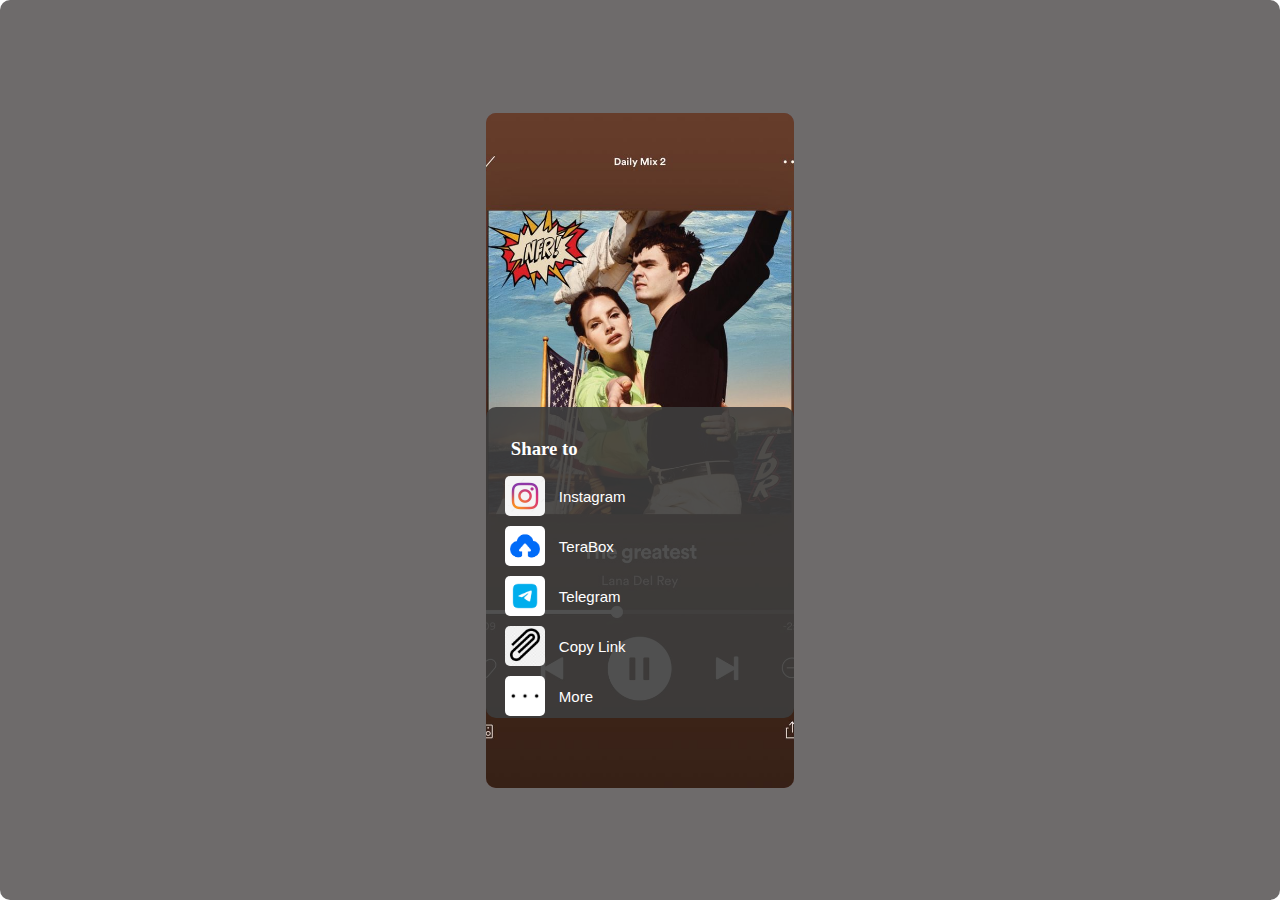
<file: Share/index.html>
<!DOCTYPE html>
<html lang="en">
<head>
        <meta charset="UTF-8">
        <meta name="viewport" content="width=device-width, initial-scale=1.0">
        <title>Document</title>
        <link rel="stylesheet" href="style.css">
</head>
<body>
        <div id="main">


                <div id="phone">
                        <div id="img">


<div id="share">
        <h3>Share to</h3>
        <div id="pic">
                <div id="logo1" class="logo"></div>
                <h2>Instagram</h2>
        </div>
        <div id="pic">
                <div id="logo2" class="logo"></div>
                <h2>TeraBox</h2>
        </div>
        <div id="pic">
                <div id="logo3" class="logo"></div>
                <h2>Telegram</h2>
        </div>
        <div id="pic">
                <div id="logo4" class="logo"></div>
                <h2>Copy Link</h2>
        </div>
         <div id="pic">
                <div id="logo5" class="logo"></div>
                <h2>More</h2>
        </div>

</div>
                        </div>



                </div>



        </div>
        
</body>
</html>
</file>
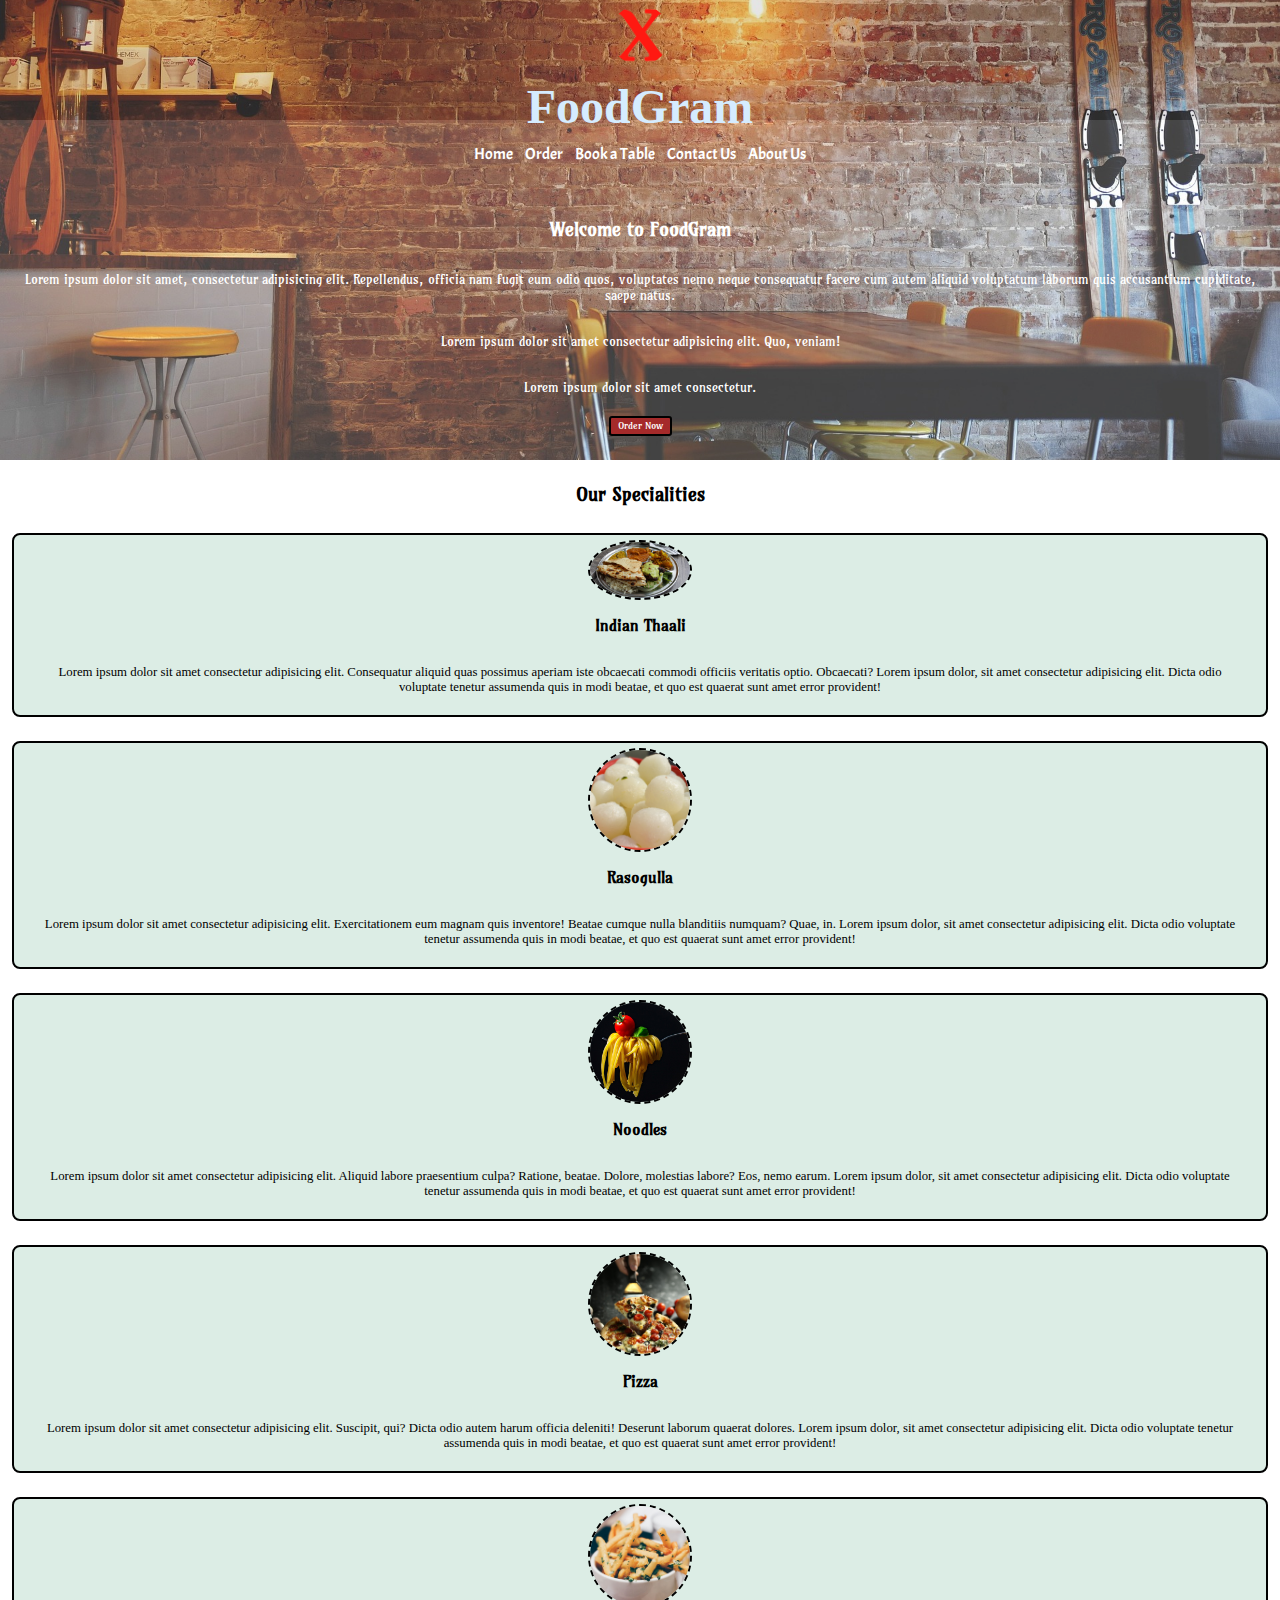
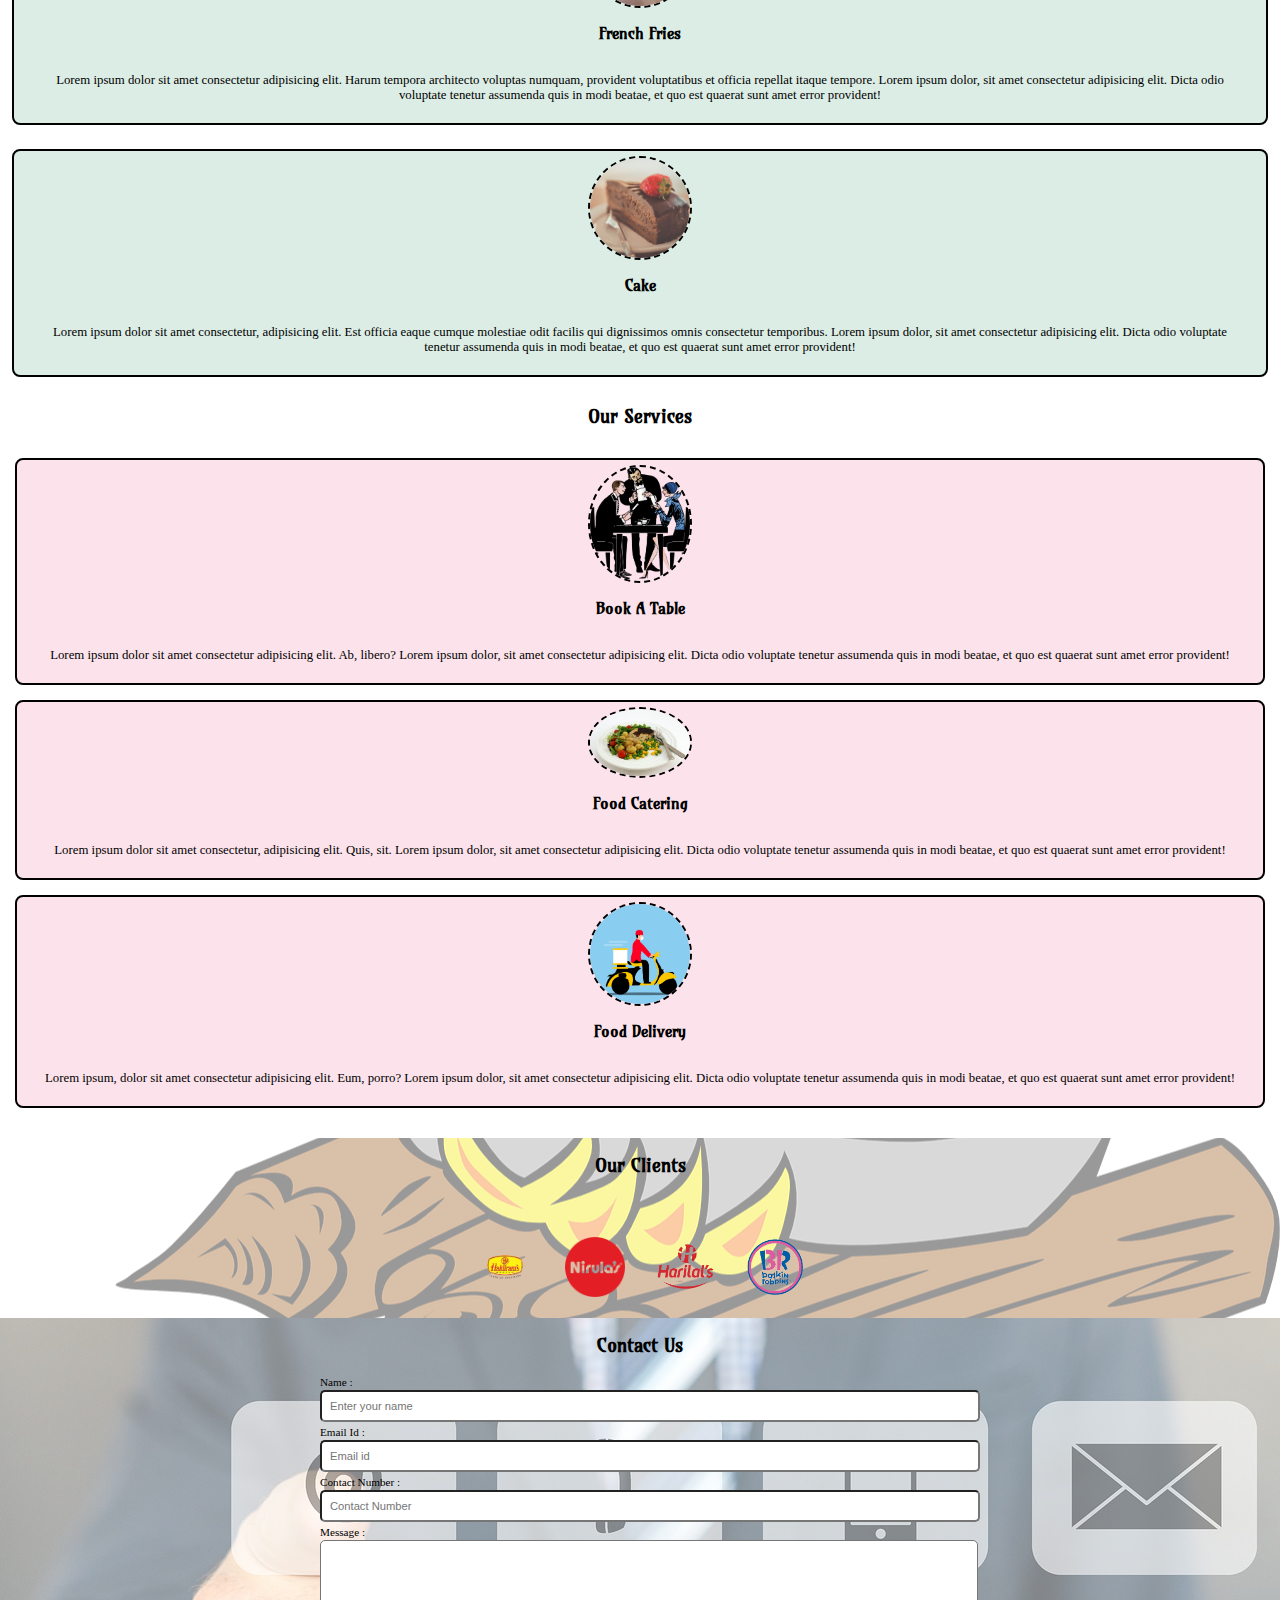
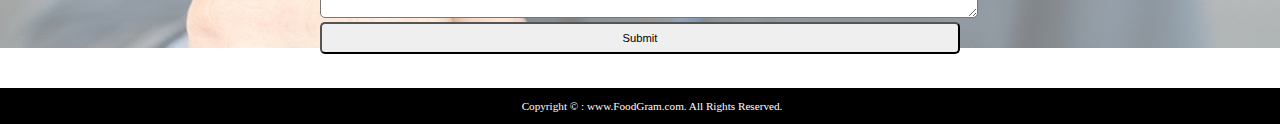
<file: major/foodgram/index.html>
<!DOCTYPE html>
<html lang="en">
<head>
    <meta charset="UTF-8">
    <meta http-equiv="X-UA-Compatible" content="IE=edge">
    <meta name="viewport" content="width=device-width, initial-scale=1.0">
    <title>FoodGram - Online Food Delivery & Restaurent Booking</title>
    <link rel="stylesheet" href="foodgram.css">
    <link rel="stylesheet" media="screen and (max-width : 1440px)" href="phone.css">
    <link href='https://fonts.googleapis.com/css?family=Acme' rel='stylesheet'>
    <link href='https://fonts.googleapis.com/css?family=Amarante' rel='stylesheet'>
</head>
<body>
    <nav id="navbar">
        <div id="logo">
            <img src="logo.jpg" alt="FoodGram">
        </div> 
        <div id="title"> 
            <h1>FoodGram</h1>
        </div> 
        <ul>
            <li class="list"><a href="#home">Home</a></li>
            <li class="list"><a href="#special-cont">Order</a></li>
            <li class="list"><a href="#service-cont">Book a Table</a></li>
            <li class="list"><a href="#contactus">Contact Us</a></li>
            <li class="list"><a href="#foot">About Us</a></li>
        </ul>
    </nav>
    <section id="home">
        <h1 class="hprime">Welcome to FoodGram</h1>
        <p class="pprime">Lorem ipsum dolor sit amet, consectetur adipisicing elit. Repellendus, officia nam fugit eum odio quos, voluptates nemo neque consequatur facere cum autem aliquid voluptatum laborum quis accusantium cupiditate, saepe natus.</p>
        <p class="pprime">Lorem ipsum dolor sit amet consectetur adipisicing elit. Quo, veniam!</p>
        <p class="pprime">Lorem ipsum dolor sit amet consectetur.</p>
        <button class="button1">Order Now</button>
    </section> 
    <section id="special-cont">
         <h1 class="hprime">
            Our Specialities
         </h1>
         <div id="special">
            <div class="box">
               <img class="imgx" src="thali.jpg" alt="Indian Thaali" >
                <h2 class="h2prime">Indian Thaali</h2>
                <p class="pprime">Lorem ipsum dolor sit amet consectetur adipisicing elit. Consequatur aliquid quas possimus aperiam iste obcaecati commodi officiis veritatis optio. Obcaecati? Lorem ipsum dolor, sit amet consectetur adipisicing elit. Dicta odio voluptate tenetur assumenda quis in modi beatae, et quo est quaerat sunt amet error provident!</p>

            </div>
            <div class="box">
                <img class="imgx" src="rasogulla.jpg" alt="Rasogulla" >
                <h2 class="h2prime">Rasogulla</h2>
                <p class="pprime">Lorem ipsum dolor sit amet consectetur adipisicing elit. Exercitationem eum magnam quis inventore! Beatae cumque nulla blanditiis numquam? Quae, in. Lorem ipsum dolor, sit amet consectetur adipisicing elit. Dicta odio voluptate tenetur assumenda quis in modi beatae, et quo est quaerat sunt amet error provident!</p>
                </div>
            <div class="box">
                    <img class="imgx" src="noodle.jpg" alt="Noodles" >
                    <h2 class="h2prime">Noodles</h2>
                    <p class="pprime">Lorem ipsum dolor sit amet consectetur adipisicing elit. Aliquid labore praesentium culpa? Ratione, beatae. Dolore, molestias labore? Eos, nemo earum. Lorem ipsum dolor, sit amet consectetur adipisicing elit. Dicta odio voluptate tenetur assumenda quis in modi beatae, et quo est quaerat sunt amet error provident!</p>
                    
            </div> 
         </div>
         <div id="special">
            <div class="box">
               <img class="imgx" src="pixxa.jpg" alt="Pizza" >
                <h2 class="h2prime">Pizza</h2>
                <p class="pprime">Lorem ipsum dolor sit amet consectetur adipisicing elit. Suscipit, qui? Dicta odio autem harum officia deleniti! Deserunt laborum quaerat dolores. Lorem ipsum dolor, sit amet consectetur adipisicing elit. Dicta odio voluptate tenetur assumenda quis in modi beatae, et quo est quaerat sunt amet error provident!</p>

            </div>
            <div class="box">
                <img class="imgx" src="french.jpg" alt="French Fries" >
                <h2 class="h2prime">French Fries</h2>
                <p class="pprime">Lorem ipsum dolor sit amet consectetur adipisicing elit. Harum tempora architecto voluptas numquam, provident voluptatibus et officia repellat itaque tempore. Lorem ipsum dolor, sit amet consectetur adipisicing elit. Dicta odio voluptate tenetur assumenda quis in modi beatae, et quo est quaerat sunt amet error provident!</p>
                </div>
            <div class="box">
                    <img class="imgx" src="cake.jpg" alt="Cake" >
                    <h2 class="h2prime">Cake</h2>
                    <p class="pprime">Lorem ipsum dolor sit amet consectetur, adipisicing elit. Est officia eaque cumque molestiae odit facilis qui dignissimos omnis consectetur temporibus. Lorem ipsum dolor, sit amet consectetur adipisicing elit. Dicta odio voluptate tenetur assumenda quis in modi beatae, et quo est quaerat sunt amet error provident!</p>
                    
            </div> 
         </div>
    </section> 
    <section id="service-cont">
        <h1 class="hprime">
           Our Services
        </h1>
        <div id="service">
           <div class="box">
              <img class="imgx" src="booking.png" alt="Book A Table" >
               <h2 class="h2prime">Book A Table</h2>
               <p class="pprime">Lorem ipsum dolor sit amet consectetur adipisicing elit. Ab, libero? Lorem ipsum dolor, sit amet consectetur adipisicing elit. Dicta odio voluptate tenetur assumenda quis in modi beatae, et quo est quaerat sunt amet error provident!</p>

           </div>
           <div class="box">
               <img class="imgx" src="catering.jpg" alt="Food Catering" >
               <h2 class="h2prime">Food Catering</h2>
               <p class="pprime">Lorem ipsum dolor sit amet consectetur, adipisicing elit. Quis, sit. Lorem ipsum dolor, sit amet consectetur adipisicing elit. Dicta odio voluptate tenetur assumenda quis in modi beatae, et quo est quaerat sunt amet error provident!</p>
               </div>
           <div class="box">
                   <img class="imgx" src="delivery.png" alt="Food Delivery" >
                   <h2 class="h2prime">Food Delivery</h2>
                   <p class="pprime">Lorem ipsum, dolor sit amet consectetur adipisicing elit. Eum, porro? Lorem ipsum dolor, sit amet consectetur adipisicing elit. Dicta odio voluptate tenetur assumenda quis in modi beatae, et quo est quaerat sunt amet error provident!</p>
                   
           </div> 
        </section>
        <section id="our-clients">
            <h1 class="hprime">
                Our Clients
             </h1>
             <div id="clients">
                <div class="client">
                   <img class="imgclient" src="haldiram.png" alt="Our Client" >
                </div>
                <div class="client">
                    <img class="imgclient" src="nirula.png" alt="Our Client" >
                </div>
                <div class="client">
                        <img class="imgclient" src="harilal.png" alt="Our Client" >
                </div>
                <div class="client">
                    <img class="imgclient" src="baskin.png" alt="Our Client" >
                </div>
            </div>
        </section>
        <section id="contactus">
            <h1 class="hprime upper">
                Contact Us
            </h1>
            <div id="contact-box">
                <form action="">
                    <div class="form-group">
                        <label for="name">Name : </label>
                        <input type="text" name = "name" id = "name" placeholder="Enter your name">
                    </div>
                    <div class="form-group">
                        <label for="name">Email Id : </label>
                        <input type="email" name = "name" id = "email" placeholder="Email id">
                    </div>
                    <div class="form-group">
                        <label for="name">Contact Number : </label>
                        <input type="contact-num" name = "name" id = "number" placeholder="Contact Number">
                    </div>
                    <div class="form-group">
                        <label for="name">Message : </label>
                        <textarea name="message" id="message" cols="30" rows="5"></textarea>
                    </div>
			<div class="form-group"> 
<input type="submit" name="Submit">
                    </div>
                </form>
            </div>
        </section>
        <footer id="foot">
            <div class="footer">
                Copyright &copy; : www.FoodGram.com. All Rights Reserved.
            </div>
        </footer>
</body>
</html>
</file>
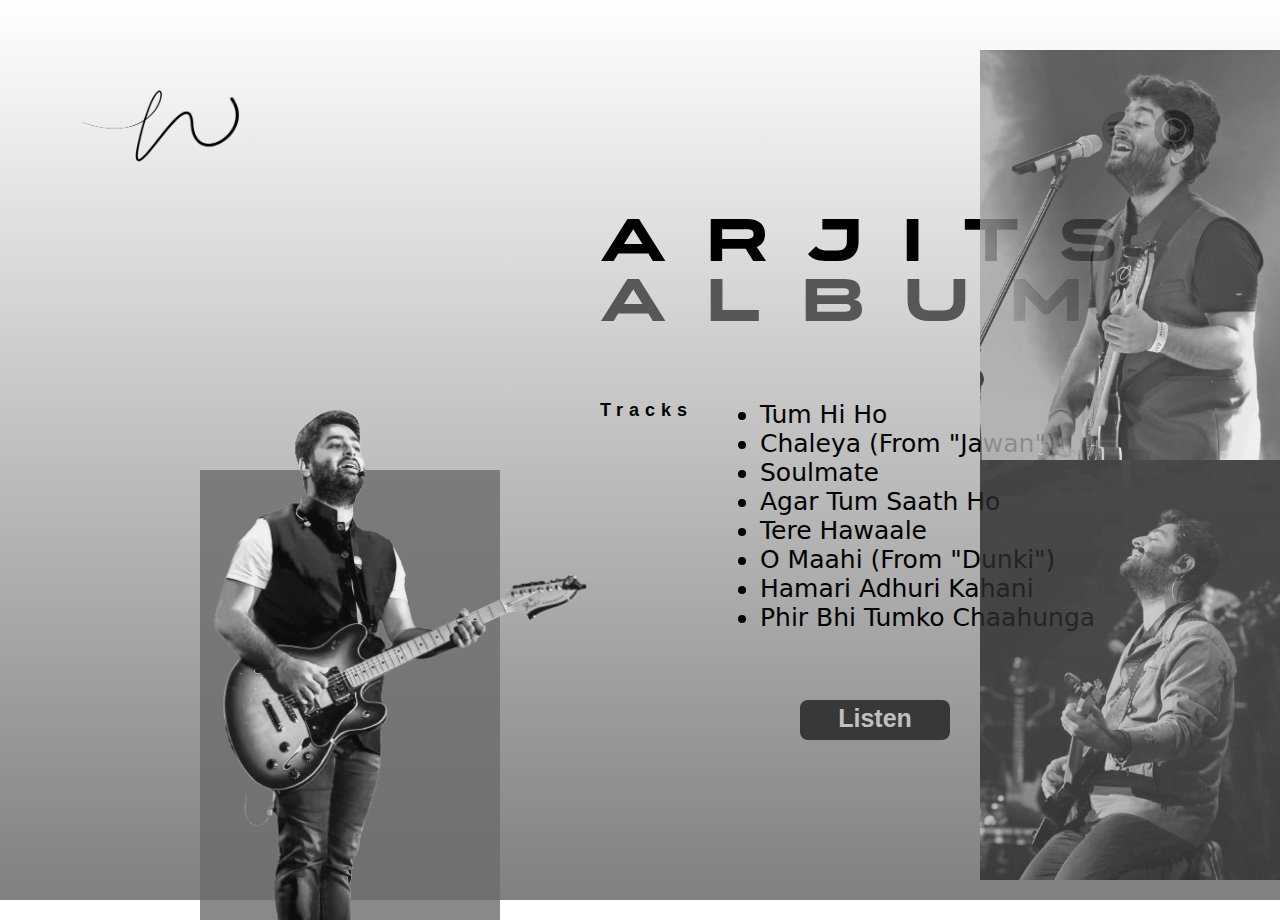
<file: minor/Album/index.html>
<!DOCTYPE html>
<html lang="en">
<head>
        <meta charset="UTF-8">
        <meta name="viewport" content="width=device-width, initial-scale=1.0">
        <title>Document</title>
        <link rel="stylesheet" href="style.css">
        
</head>


<body>
        <div id="main">
                <div id="listen">
                        <h1>Listen</h1>
                </div>
                <div id="tracks">
                        <h1>Tracks</h1>
                </div>
                <img src="pngegg.png" alt="">

                <div id="logo">
                        <img id="sp" src="spotify-logo-png-7053.png" alt="">
                        <img id="yt" src="youtube-music-icon.png" alt="">
                </div>

               

                
                <ul>
                        <li>Tum Hi Ho </li>
                        <li>Chaleya (From "Jawan") </li>
                        <li>Soulmate </li>
                        <li>Agar Tum Saath Ho </li>
                        <li>Tere Hawaale </li>
                        <li>O Maahi (From "Dunki") </li>
                        <li>Hamari Adhuri Kahani</li>
                        <li>Phir Bhi Tumko Chaahunga</li>
                     
                </ul>
     
              

                <h1>ARJITS</h1>
                <h1 id="alb">ALBUM</h1>
                
                <div id="black"></div>
                <div id="main-img">
                        <img src="./arjit3.png" alt="">
                </div>

                <div id="right1"><img src="./arjit2.jpg" alt=""></div>
                <div id="right2"><img src="./arjit1.jpg" alt=""></div>
        </div>

</body>
</html>
</file>
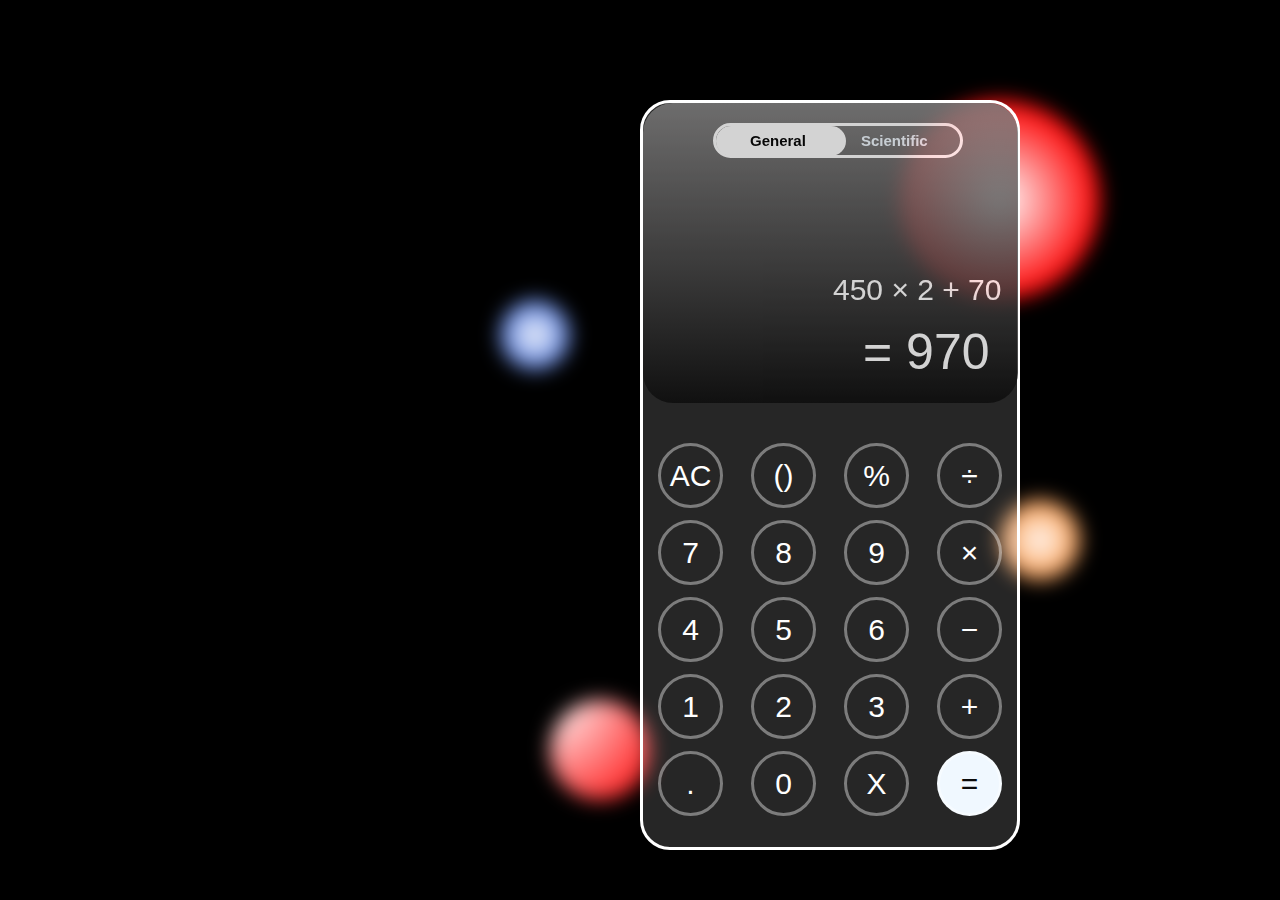
<file: minor/calculator/index.html>
<!DOCTYPE html>
<html lang="en">
<head>
        <meta charset="UTF-8">
        <meta name="viewport" content="width=device-width, initial-scale=1.0">
        <title>Document</title>
        <link rel="stylesheet" href="style.css">
</head>
<body>
        <div id="main">
<div id="bg">
                <div id="circle">

                </div>
                <div id="circle1">
                        
                </div>
                <div id="circle2">
                        
                </div>
                <div id="circle3">
                        
                </div>
        </div>

        <div id="rec">
                <div id="top">
                        
                        <div id="mode" >
                                <h1>Scientific</h1>
                               <div id="in"><h1>General</h1></div> 
                        </div>
                        <div id="cal">450 × 2 + 70</div>
                        <div id="ans">= 970</div>

                </div>
                <div id="bt" class="buttons">
                        <button class="button">AC</button>
                        <button class="button">()</button>
                        <button class="button">%</button>
                        <button class="button">÷</button>
                        <button class="button">7</button>
                        <button class="button">8</button>
                        <button class="button">9</button>
                        <button class="button">×</button>
                        <button class="button">4</button>
                        <button class="button">5</button>
                        <button class="button">6</button>
                        <button class="button">−</button>
                        <button class="button">1</button>
                        <button class="button">2</button>
                        <button class="button">3</button>
                        <button class="button">+</button>
                        <button class="button wide">.</button>
                        <button class="button">0</button>
                        <button class="button">X</button>
                        <button class="button tall">=</button>
                    </div>
        </div>
        </div>
        
</body>
</html>
</file>
<file: Share/style.css>
*{
margin: 0;
padding: 0;
 box-sizing: border-box;
}
html,body{
width: 100%;
height: 100%;
}
#main{
        width: 100%;
        height: 100%;
        background-color: #6e6b6b;
        display: flex;
        justify-content: center;
        align-items: center;
        border-radius:10px ;

}
#phone{
        width: 24%;
        height: 75%;
        background-color: #674545;
        border-radius:10px ;

}
#img{
        height: 100%;
        background-image: url(./sporty.jpg);
        position: relative;
        border-radius:10px ;
        background-size: cover;
       background-position: top;
       
        
}
h3{
        color: #fff;
        margin-left: 6%;
        font-family: gilroy;
        margin-top: 25px;
       padding: 6px;
}
h2{
        color: #fff;
        margin-left: 14px;
        font-family: sans-serif;
        font-weight: 200;
        font-size: 15px;
        margin-top: 12px;
       
}
#pic{
        display: flex;
        margin-left: 6%;
        margin-top: 10px;
}
.logo{
        width: 40px;
        height: 40px;
        border-radius: 5px;
        background-color: rgb(164, 163, 162);
}
#share{
        width: 100%;
        height: 46%;
        position: absolute;
        margin-top: 96%;
        background-color: rgba(61, 61, 61, 0.9);
        overflow: hidden;
        border-radius:10px ;
}
#logo1{
        background-image: url(./insta.jpg);
        background-size: cover;
        background-position: center;
}#logo2{
        background-image: url(./terabox.png);
        background-size: cover;
        background-position: center;
}#logo3{
        background-image: url(./telegram.png);
        background-size: cover;
        background-position: center;
}#logo4{
        background-image: url(./copy.png);
        background-size: cover;
        background-position: center;
}
#logo5{
        background-image: url(./more.jpg);
        background-size: cover;
        background-position: center;
}
</file>
<file: major/foodgram/phone.css>
#navbar{
        flex-direction: column;
    }
    
    #title{
        color: rgb(213, 236, 255);
        font-size: 1.5rem;
        justify-content: center;
        text-align: center;
        margin: 5px;
    }
    
            /* logo & image*/
    #logo{ 
        justify-content: center;
        margin: 0;
    }
    
    #logo img{
        margin: 5px 5px;
        height: 60px;
        border-radius: 50%;
    }
    
    #navbar ul{   
        font-family: Acme;
        justify-content: center;
        align-items: center;
        margin: 5px;
    }
    
    #navbar ul li{ 
        font-size: 1rem;
        padding-bottom: 8px;
    }
    
    #navbar ul li a{
        padding: 0 6px; 
    
    }
    
    #home{
        height: 280px;
        padding: 5px;
    }
    
    #home::before{
        height: 460px;
    }
    
    #special{
        flex-direction: column;
    }
    
    #special .box{
         
    }
    
    #service{
        flex-direction: column;
    }
    
    #service .box{
         
    }
    
    .imgx{  
        height: auto;
        width: 100px; 
     }
    
    #clients{
        flex-wrap: wrap;
    
     }
    
     #our-clients{  
        height: 100px;
        margin-bottom: 20px;
    
     }
    
     #our-clients::before{ 
        height: 180px; 
        margin-bottom: 20px;
     }
    
    #clients img{
        height: auto;
        width: 60px;
    }
    
    .client{
        padding: 15px; 
    }
    
    #contactus{ 
        height: 330px; 
        
    }
    
    #contactus::before { 
        margin: 0;  
    }
    
    #contact-box{ 
        padding-bottom: 0;
    }
    
    #contact-box textarea{
        width: 100%;
        padding: 0.5rem;
        border-radius: 5px;
        font-size: 0.7rem;
    }
    
    #contact-box input{
        width: 100%;
        padding: 0.5rem;
        border-radius: 5px;
        font-size: 0.7rem;
    }
    
    #contact-box form{
        width: 50%;
    }
    
    #contact-box label{
        font-size: 0.7rem;
    }
    
    footer{ 
        width: 100%;
        padding: 12px; 
        font-size: 0.7rem;
    }
    
    .hprime{
        font-size: 1.2rem;
    }
    
    .h2prime{
        font-size: 1rem;
    }
    
    .pprime{
        font-size: 0.8rem; 
        text-align: center;
    }
    
    .button1{
        padding: 2px 7px; 
        border-radius: 3px; 
        font-size: 0.6rem;
        margin: 6px; 
    }
</file>
<file: minor/Album/style.css>
*{
margin: 0;
padding: 0;
 box-sizing: border-box;
}
html,body{
width: 100%;
height: 100%;
}
@font-face {
        font-family: 'MyCustomFont';
        src:url('spring.otf') format('woff');
        font-weight: normal;
        font-style: normal;
    }
#main{
        width: 100%;
        height: 100%;
        background: linear-gradient(to bottom, white, grey);
}

#main-img{
        width: 200px;
        height: 100px;
       

}
#main-img >img{
        width: 400px;
        position: absolute;
        top: 320px;
        margin-left: 200px;
        opacity: 90%;
}

#right1>img{
        top: 50px;
        position: absolute;
        width: 300px;
        height: 410px;
        object-fit: cover;
        right: 0;
        opacity: 80%;
}
#right2>img{
        top: 460px;
        position: absolute;
        width: 300px;
        height: 420px;
        object-fit: cover;
        right: 0;
        opacity: 80%;
}#black{
        width: 300px;
        height: 450px;
        background-color: rgb(107, 107, 107);
        position: absolute;
        top: 470px;
        margin-left: 200px;
        opacity: 80%;
}

#main>h1{
        font-family: 'MyCustomFont', sans-serif;
        font-size: 60px;
        position: absolute;
        left: 600px;
        top: 200px;
        letter-spacing: 40px;
}
#alb{
        color: rgb(87, 87, 87);
        margin-top: 60px;
}
#main>img{
        width: 200px;
        margin-top: 50px;
        margin-left: 70px;
}
#logo{
        position: absolute;
        left: 1100px;
        top: 110px;
}
#yt{
        width: 40px;
        margin: 0px 10px;
        filter: grayscale(100%);
       
}
#sp{
        width: 40px;
        filter: grayscale(100%);
}
ul{
        position: absolute;
        
        left: 760px;
        top: 400px;
        font-size: 25px;
        font-family: system-ui, -apple-system, BlinkMacSystemFont, 'Segoe UI', Roboto, Oxygen, Ubuntu, Cantarell, 'Open Sans', 'Helvetica Neue', sans-serif;
        font-weight: 400;
}
#tracks>h1{
        position: absolute;
        top: 400px;
        left: 600px;
        font-family: Arial, Helvetica, sans-serif;
        letter-spacing: 6px;
        font-size: 18px;
}
#listen{
        width: 150px;
        height: 40px;
        background-color: rgb(57, 56, 56);
        position: absolute;
        top: 700px;
        left: 800px;
        display: flex;
        justify-content: center;
        border-radius: 8px;

}
#listen>h1{
        font-family: Arial, Helvetica, sans-serif;
        font-size: 25px;
        margin-top: 4px;
        color: rgb(193, 192, 192);
}
</file>
<file: minor/calculator/style.css>
*{
margin: 0;
padding: 0;
 box-sizing: border-box;
}
html,body{
width: 100%;
height: 100%;
}
#main{
        width: 100%;
        height: 100%;
        background-color: black;
}
#circle{
        position: absolute;
        left: 900px;
        top: 100px;
        width: 200px;
        height: 200px;
        border-radius: 50%;
     
        background: radial-gradient(ellipse closest-side, rgb(255, 255, 255), rgb(253, 1, 1));
        filter: blur(10px);
        

}
#circle1{
        position: absolute;
        left: 550px;
        top: 700px;
        width: 100px;
        height: 100px;
        border-radius: 50%;
       
        background: radial-gradient(circle at top left, rgb(255, 255, 255), rgb(255, 0, 0));
        filter: blur(10px);

}
#circle2{
        position: absolute;
        top: 300px;
        left: 500px;
        width: 70px;
        height: 70px;
        border-radius: 50%;
        background: radial-gradient(circle, rgb(254, 254, 254), rgb(13, 68, 206));
        filter: blur(10px);
      

}
#circle3{
        position: absolute;
        left: 1000px;
        top: 500px;
        width: 80px;
        height: 80px;
        border-radius: 50%;
        background: radial-gradient(circle, rgb(255, 253, 253), rgb(249, 115, 5));
        filter: blur(10px);

}
#rec{
        position: absolute;
        left: 640px;
        top: 100px;
        width: 380px;
        height: 750px;
        background-color: rgba(190, 189, 189, 0.2);
        
       border: 3px solid rgb(255, 255, 255);
       border-radius: 30px;
       position: relative;
       
       
}
#top{
       
      
       
        width: 375px;
        height: 300px;
       background: linear-gradient(#807f7f,#0b0b0b);
       opacity: 80%;
    
         border-radius: 30px;
      
       
}
.buttons {
        display: grid;
        grid-template-columns: repeat(4, 1fr);
        gap: 12px;
    }
    
    .button {
     
        width: 65px;
        height: 65px;
        
        background:none;
        border: 3px solid rgb(255, 255, 255,0.4);
        border-radius: 50%;
        padding: 20px;
        font-size: 30px;
        color: white;
        cursor: pointer;
        display: flex;
        align-items: center;
        justify-content: center;
    }
    #bt{
        position: absolute;
        width: 360px;
        height: 65px;
        top: 340px;
        left: 15px;
    }
    
   
    
    
    
    .button.tall {
       background-color: aliceblue;
       color: #0b0b0b;
    }
    #cal{
        position: absolute;
        font-size: 30px;
        font-family: Arial, Helvetica, sans-serif;
        color: rgb(255, 255, 255);
        top: 170px;
        left: 190px;

    }
    #ans{
        position: absolute;
        font-size: 50px;
        font-family: Arial, Helvetica, sans-serif;
        color: rgb(255, 255, 255);
        top: 220px;
        left: 220px;
        

    }
    #mode{
        position: absolute;
        top: 20px;
      left: 70px;
        width: 250px;
        height: 35px;
        background-color:transparent;
        border: 3px solid white;
        border-radius: 30px;

    }
    #in{
        position: absolute;
        top: px;
    left: 0px;
        width: 130px;
        height: 30px;
        background-color: rgb(255, 255, 255);
        border-radius: 30px;

    }
    #mode>h1{
        position: absolute;
        top: 6px;
        color: aliceblue;
        left: 145px;
        font-size: 15px;
        font-family: Arial, Helvetica, sans-serif;

    }
    #in>h1{
        position: absolute;
        top: 6px;
        left: 34px;
        font-size: 15px;
        font-family: Arial, Helvetica, sans-serif;
    }
</file>
<file: major/foodgram/foodgram.css>
*{
        margin: 0;
        padding: 0;
    } /*Reset CSS*/
    
    html{
        scroll-behavior: smooth;
    }
    
    :root{
        --navbar-height:60px;
    }
    /*Nav Bar*/
    #navbar{
        display: flex;
        align-items: center;
        position: relative;
        justify-content: center;
    }
    
    #navbar::before{
        content: "";
        background-color: black;
        position: absolute;
        top: 0;
        left: 0;
        height: 120px;
        width: 100%;
        z-index: -1;
        opacity: 2;
    }
    
    #title{
        color: rgb(213, 236, 255);
        font-size: 2.5rem;
        margin: 12px 80px 12px 0; 
    }
    
            /* logo & image*/
    #logo{
        margin: 12px 30px 12px 15px; 
        justify-content: left;
    }
    
    #logo img{
        margin: 10px 10px;
        height: 75px;
        border-radius: 50%;
    }
    
    /*
    
    /*list*/
    #navbar ul{
        display: flex;
        margin: 12px 0px 12px 100px; 
        font-family: Acme;
    
    }
    
    #navbar ul li{ 
        list-style: none;
        font-size: 2rem;
    }
    
    
    #navbar ul li a{
        padding: 20px;
        display: block;
        border-radius: 30px;
        text-decoration: none;
        color: white;
    
    }
    
    #navbar ul li a:hover{ 
        color: rgb(0, 0, 0);
        background-color: white;
    
    }
    
    /*home section*/
    #home{
        display: flex;
        flex-direction: column;
        padding: 10px 300px;
        height: 570px;
        justify-content: center;
        align-items: center;
    }
    
    #home::before{
        content: "";
        background: url('bgimg.jpg') no-repeat center center/cover;
        position: absolute;
        top: 0;
        left: 0;
        height: 700px;
        width: 100%;
        z-index: -1;
        opacity: 0.9;
    }
    
    #home h1{
        color: white;
        font-family: Amarante;
    
    }
    
    #home p{
        color: white; 
        font-family: Amarante;
        
    }
    
    
     #special{ 
        display: flex;
        top: 0;
        left: 0;
        right: 0;
     }
    
    .special-cont h1{
        font-family: Amarante; 
    }
    
     #special .box{
        border: 2px solid black;
        padding: 5px;
        margin: 12px;
        border-radius: 8px;
        background-color: rgb(220, 237, 229);
        align-items: center;
     }
    
    
     .imgx{ 
        margin: 0;
        padding: 0;  
        display: block;
        margin: auto;
        height: 150px;
        width: 150px;
        border-radius: 50%;
        border: 2px dashed black;
     }
    
     #special .box h2{
        font-family: Amarante;
     }
    
    
     .service-cont h1{
        font-family: Amarante;
    }
    
    
    #service{ 
        top: 0;
        left: 0;
        right: 0;
    }
    
    #service .box{
        border: 2px solid black;
        padding: 5px;
        margin: 15px;
        border-radius: 8px;
        background-color: rgb(252, 227, 235);
        align-items: center;
     }
    
     #service .box h2{
         font-family: Amarante;
     }
    
     #our-clients::before{  
        content: "";
        background : url('clientbg.png') no-repeat center center/cover;
        position: absolute;
        width: 100%;
        height: 100%;
        z-index: -1;
        opacity: 0.4;
     }
    
     #our-clients{ 
        justify-items: center;
        align-items: center;
        height: 320px;
        position: relative;
     }
    
     #clients{
        display: flex;
        align-items: center;
        justify-content: center; 
     }
    
     #our-clients h1 { 
        font-family: Amarante;
        margin: 30px;
     }
    
    .client{
        padding: 30px; 
    }
    
     .imgclient{ 
        height: 80px;
        width: 80px;
     }
    
    /*Contact Section*/
    #contactus{
        position: relative;
        margin: 80px 0 40px 0;
        height: 450px;
    }
    
    #contactus::before {
        content: "";
        position: absolute;
        width: 100%;
        height: 100%;
        z-index: -1;
        opacity: 0.5;
        background: url('contactus.jpg') no-repeat center center/cover;
    }
    
    #contact-box{
        display: flex;
        justify-content: center;
        align-items: center;
        padding-bottom: 10px;
    }
    
    #contact-box textarea{
        width: 100%;
        padding: 0.5rem;
        border-radius: 5px;
        font-size: 1rem;
    }
    
    #contact-box input{
        width: 100%;
        padding: 0.5rem;
        border-radius: 5px;
        font-size: 1rem;
    }
    
    #contact-box form{
        width: 50%;
    }
    
    #contact-box label{
        font-size: 1rem;
    }
    
    /*Footer*/
    footer{
        background: black;
        color: white;
        padding: 30px 400px;
        text-align: center;
        bottom: 0;
    }
    
    .hprime{
        font-family: Amarante;
        font-size: 2.5rem;
        padding: 15px;
        text-align: center;
    }
    
    .h2prime{
        font-size: 1.7rem;
        padding: 15px;
        text-align: center;
    }
    
    .pprime{
        font-size: 1.2rem;
        padding: 15px;
        text-align: center;
    }
    
    .button1{
        padding: 5px 15px;
        border: 2px solid black;
        background-color: brown;
        border-radius: 6px;
        color: white;
        font-family: Amarante; 
        font-size: 1rem;
        margin: 12px;
        cursor: pointer;
    }
</file>
